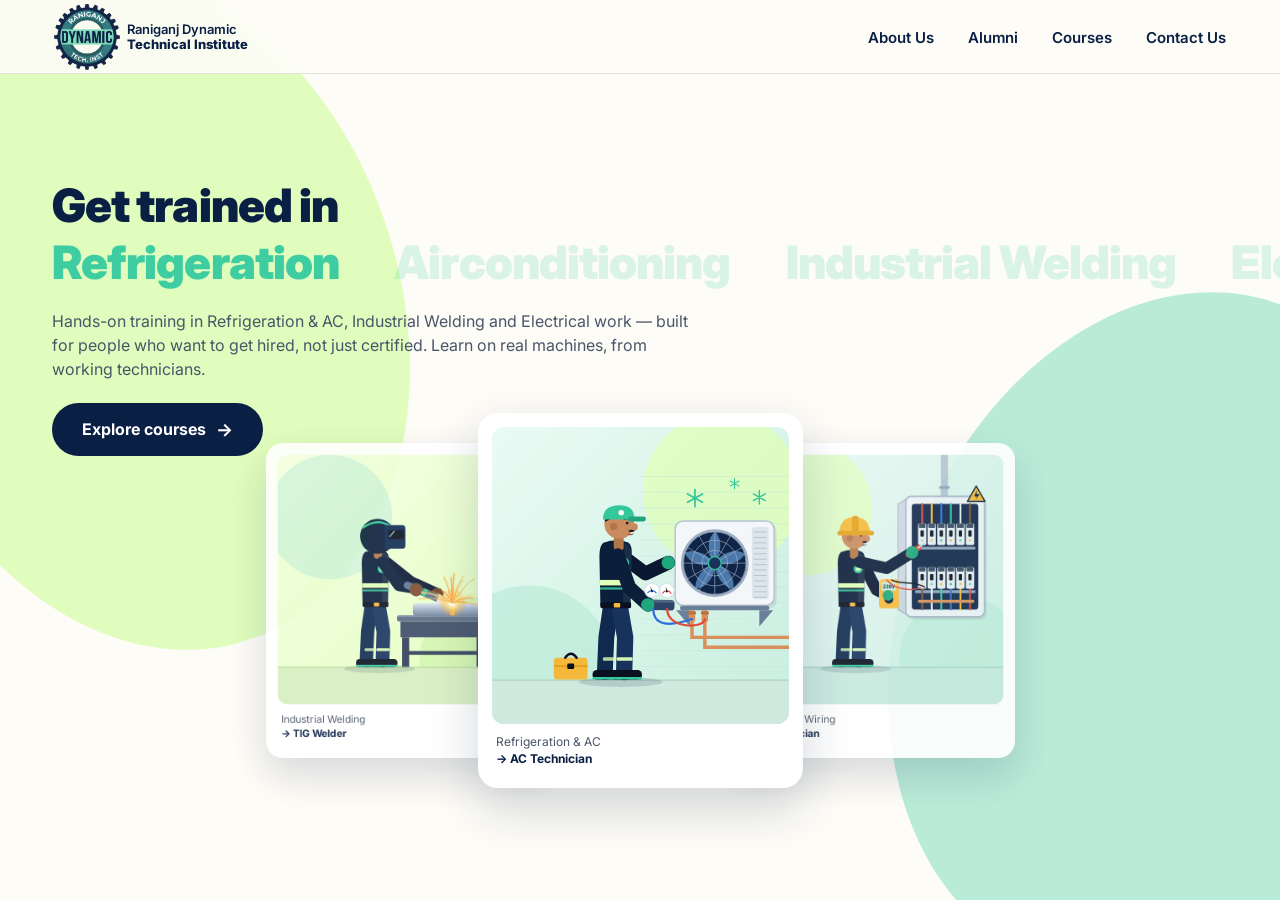
<file: index.html>
<!DOCTYPE html>
<html lang="en">
<head>
<meta charset="UTF-8">
<meta name="viewport" content="width=device-width, initial-scale=1.0">
<title>Raniganj Dynamic Technical Institute | Hands-on Trade Training</title>
<meta name="description" content="Hands-on training in Refrigeration & AC, Industrial Welding and Electrical work. Learn on real machines, from working technicians.">
<link rel="preconnect" href="https://fonts.googleapis.com">
<link rel="preconnect" href="https://fonts.gstatic.com" crossorigin>
<link href="https://fonts.googleapis.com/css2?family=Inter:wght@400;500;600;700;800;900&display=swap" rel="stylesheet">
<link rel="stylesheet" href="styles.css">
<link rel="stylesheet" href="https://cdnjs.cloudflare.com/ajax/libs/font-awesome/6.5.0/css/all.min.css">
</head>
<body>

<nav class="ma-nav">
  <div class="ma-nav-inner">
    <a href="#home" class="ma-logo" data-tab="home"><img src="/dynamic-logo.png" alt="RDTI logo" class="logo-mark"><span>Raniganj Dynamic<br><b>Technical Institute</b></span></a>
    <ul class="ma-nav-links">
      <li><a href="#about" data-tab="about">About Us</a></li>
      <li><a href="#alumni" data-tab="alumni">Alumni</a></li>
      <li><a href="#courses" data-tab="courses">Courses</a></li>
      <li><a href="#contact" data-tab="contact">Contact Us</a></li>
    </ul>
    <button class="ma-burger" id="burger" aria-label="Menu"><span></span><span></span><span></span></button>
  </div>
</nav>

<main class="snap-scroller" id="scroller">

<!-- ============ HERO ============ -->
<section class="snap-sec hp-topper" id="home">
  <svg class="hp-pat hp-pat-a" viewBox="0 0 337 452" aria-hidden="true"><path fill="#c8ff8e" d="M0 226C0 101 76 0 169 0s168 101 168 226-75 226-168 226S0 351 0 226z" opacity=".55"/></svg>
  <svg class="hp-pat hp-pat-b" viewBox="0 0 337 452" aria-hidden="true"><path fill="#3ecca1" d="M0 226C0 101 76 0 169 0s168 101 168 226-75 226-168 226S0 351 0 226z" opacity=".35"/></svg>
  <div class="hp-inner">
    <div class="hp-head">
      <h1 class="hp-h1">
        Get trained in
        <span class="hp-rot" aria-hidden="true"><span class="hp-rline"><span class="hp-cw is-active">Refrigeration</span><span class="hp-cw">Airconditioning</span><span class="hp-cw">Industrial Welding</span><span class="hp-cw">Electrical Wiring</span><span class="hp-cw">a career you'll love</span></span></span>
      </h1>
      <p class="hp-sub">Hands-on training in Refrigeration &amp; AC, Industrial Welding and Electrical work — built for people who want to get hired, not just certified. Learn on real machines, from working technicians.</p>
      <a href="#courses" data-tab="courses" class="hp-cta">Explore courses</a>
    </div>
    <div class="cover-flow" id="coverFlow" aria-hidden="true">
      <figure class="cf-card"><img class="ph-img" src="/refrigeration-ac-animated.svg" alt="Refrigeration and AC servicing"><figcaption><span class="from">Refrigeration &amp; AC</span><span class="to">→ AC Technician</span></figcaption></figure>
      <figure class="cf-card"><img class="ph-img" src="/electrician-animated.svg" alt="Electrical panel work"><figcaption><span class="from">Electrical Wiring</span><span class="to">→ Electrician</span></figcaption></figure>
      <figure class="cf-card"><img class="ph-img" src="/industrial-welding.svg" alt="Industrial welding"><figcaption><span class="from">Industrial Welding</span><span class="to">→ TIG Welder</span></figcaption></figure>
    </div>
  </div>
</section>

<!-- ============ ABOUT ============ -->
<section class="snap-sec ma-about" id="about">
  <div class="ma-container">
    <div class="about-grid">
      <div class="about-copy">
        <h2>Know your trainer</h2>
        <p>With over 20 years of hands-on experience, Md Shahadat Hussain, Founder and Lead Instructor at Raniganj Dynamic Technical Institute, brings practical knowledge of AC and refrigeration, electrical work, and welding into every lesson. Trained in Bengal, he believes that the strongest technical skills are built through experience, patience, and learning by doing.</p>
        <p>At Raniganj Dynamic Technical Institute, this belief shapes every step of the learning journey. Students learn by working with real equipment, developing practical skills under the guidance of an experienced instructor who understands the value of hands-on training. The goal is simple: to help every student build the confidence, competence, and job-ready skills needed to turn technical knowledge into a career.</p>
        <div class="about-badge">
          <span class="tick">✓</span>
          <p><b>A government-recognized trade institute</b> — not a coaching class. We provide practical instruction, tool kits, certification and placement assistance for Refrigeration &amp; AC, Industrial Welding and Electrical trades.</p>
        </div>
      </div>
      <div class="about-photo">
        <div class="ph-frame" style="background:linear-gradient(135deg,#1e4a7a 0%,#0a1f44 100%);">
          <img src="/know-your-trainer.png" alt="Lead trainer at Raniganj Dynamic Technical Institute">
          <div class="ph-noise"></div>
        </div>
        <div class="about-quote">
          <p>“Building skilled hands and brighter futures.”</p>
          <span><b>Md Shahadat Hussain</b>  <span class="q-role">Founder . Lead Instructor</span></span>
        </div>
      </div>
    </div>

    <div class="stats-panel">
      <div class="stat"><div class="n">₹35,000</div><div class="l">AVG. MONTHLY WAGE</div><div class="s">Placed alumni, 2026</div></div>
      <div class="stat"><div class="n">75%</div><div class="l">PLACEMENT RATE</div><div class="s">Within 3 months of completion</div></div>
      <div class="stat"><div class="n">95,000+</div><div class="l">LEARNERS TRAINED</div><div class="s">Since we opened</div></div>
      <div class="stat"><div class="n">50+</div><div class="l">HIRING PARTNERS</div><div class="s">India & the Gulf</div></div>
    </div>
    <div class="stats-note"><span class="spark">✦</span> <b><u>92%</u></b> of our graduates recommend the program</div>
  </div>
</section>

<!-- ============ ALUMNI ============ -->
<section class="snap-sec ma-alumni" id="alumni">
  <div class="ma-container">
    <h2 class="alumni-title">Hundreds of learners have changed<br>their lives without a four-year degree</h2>

    <div class="parallax-rows">
      <div class="prow prow-a">
        <div class="ptrack" id="ptrackA"></div>
      </div>
      <div class="prow prow-b">
        <div class="ptrack" id="ptrackB"></div>
      </div>
    </div>

    <div class="alumni-companies">
      <div class="ac-label">OUR ALUMNI WORK FOR THE REGION'S TOP EMPLOYERS</div>
      <div class="ac-row">
        <div class="ac-track" id="acTrack">
          <img src="logos/Arees.png" alt="Arees"><img src="logos/Bkgulf.png" alt="BK Gulf"><img src="logos/Bluestar.png" alt="Blue Star"><img src="logos/Carrier.png" alt="Carrier"><img src="logos/Ejadah.png" alt="Ejadah"><img src="logos/Elseif.png" alt="El Seif Engineering"><img src="logos/Hitachi.png" alt="Hitachi"><img src="logos/Lg.png" alt="LG"><img src="logos/Madinat.png" alt="Madinat"><img src="logos/Marmoom.png" alt="Marmoom"><img src="logos/Mitsubishi.png" alt="Mitsubishi"><img src="logos/Oxypro.png" alt="Oxy Pro"><img src="logos/Panasonic.png" alt="Panasonic"><img src="logos/Samsung.png" alt="Samsung"><img src="logos/Whirlpool.png" alt="Whirlpool"><img src="logos/Whitespot.png" alt="White Spot"><img src="logos/Zrt.png" alt="ZRT">
          <img src="logos/Arees.png" alt="" aria-hidden="true"><img src="logos/Bkgulf.png" alt="BK Gulf"><img src="logos/Bluestar.png" alt="" aria-hidden="true"><img src="logos/Carrier.png" alt="" aria-hidden="true"><img src="logos/Ejadah.png" alt="" aria-hidden="true"><img src="logos/Elseif.png" alt="" aria-hidden="true"><img src="logos/Hitachi.png" alt="" aria-hidden="true"><img src="logos/Lg.png" alt="" aria-hidden="true"><img src="logos/Madinat.png" alt="Madinat"><img src="logos/Marmoom.png" alt="Marmoom"><img src="logos/Mitsubishi.png" alt="Mitsubishi"><img src="logos/Oxypro.png" alt="Oxy Pro"><img src="logos/Panasonic.png" alt="Panasonic"><img src="logos/Samsung.png" alt="Samsung"><img src="logos/Whirlpool.png" alt="Whirlpool"><img src="logos/Whitespot.png" alt="White Spot"><img src="logos/Zrt.png" alt="ZRT">
        </div>
      </div>
    </div>
  </div>
</section>

<!-- ============ COURSES ============ -->
<section class="snap-sec ma-courses" id="courses">
  <div class="ma-container">
    <div class="courses-header">
      <div class="eyebrow">Courses &amp; Fees Structure</div>
      <h2>Pick a trade, see what it costs</h2>
      <p>All course fees include practical training, government-recognized certification, placement assistance and toolkit where applicable. EMI facility available.</p>
    </div>

    <div class="course-grid">
      <article class="mac-card">
        <div class="mac-bar"><span></span><span></span><span></span></div>
        <div class="mac-body">
          <div class="mac-head"><h3>Refrigeration &amp; AC Technician</h3><span class="mac-tag">Most Enrolled</span></div>
          <div class="mac-row"><span>Duration</span><b>1 Year</b></div>
          <div class="mac-row"><span>Admission Fee</span><b>₹7,000</b></div>
          <div class="mac-row"><span>Per Month</span><b>₹1,000</b></div>
          <div class="mac-fee">₹19,000 <small>Total Course Fee</small></div>
          <ul class="mac-list">
            <li>Split &amp; Window AC Servicing</li>
            <li>Compressor &amp; Commercial Cooling Systems</li>
            <li>Government Certification Included</li>
          </ul>
          <a class="mac-cta" href="#contact" data-tab="contact" data-course="Refrigeration & AC Technician">Enquire Now</a>
        </div>
      </article>

      <article class="mac-card">
        <div class="mac-bar"><span></span><span></span><span></span></div>
        <div class="mac-body">
          <div class="mac-head"><h3>Industrial Welding</h3><span class="mac-tag">Arc / MIG / TIG</span></div>
          <div class="mac-row"><span>Duration</span><b>6 Months</b></div>
          <div class="mac-row"><span>Admission Fee</span><b>₹8,000</b></div>
          <div class="mac-row"><span>Per Month</span><b>₹1,500</b></div>
          <div class="mac-fee">₹17,000 <small>Total Course Fee</small></div>
          <ul class="mac-list">
            <li>Arc, MIG &amp; TIG Welding</li>
            <li>Pipe Fitting &amp; Structural Fabrication</li>
            <li>Safety Gear &amp; Certification Included</li>
          </ul>
          <a class="mac-cta" href="#contact" data-tab="contact" data-course="Industrial Welding">Enquire Now</a>
        </div>
      </article>

      <article class="mac-card">
        <div class="mac-bar"><span></span><span></span><span></span></div>
        <div class="mac-body">
          <div class="mac-head"><h3>Electrician</h3><span class="mac-tag">High Demand</span></div>
          <div class="mac-row"><span>Duration</span><b>1 Year</b></div>
          <div class="mac-row"><span>Admission Fee</span><b>₹7,000</b></div>
          <div class="mac-row"><span>Per Month</span><b>₹1,000</b></div>
          <div class="mac-fee">₹19,000 <small>Total Course Fee</small></div>
          <ul class="mac-list">
            <li>House Wiring &amp; Panel Installation</li>
            <li>Motor Rewinding &amp; Fault Diagnosis</li>
            <li>Government Certification Included</li>
          </ul>
          <a class="mac-cta" href="#contact" data-tab="contact" data-course="Electrician & Motor Rewinding">Enquire Now</a>
        </div>
      </article>
    </div>
  </div>
</section>

<!-- ============ CONTACT ============ -->
<section class="snap-sec ma-contact" id="contact">
  <div class="ma-container">
    <div class="courses-header">
      <div class="eyebrow">Get In Touch</div>
      <h2>Contact us</h2>
      <p>Walk in for a shop-floor tour, or send us your details and a counsellor will call you back.</p>
    </div>
    <div class="contact-grid">
      <div class="contact-info">
        <h3>Raniganj Dynamic Technical Institute</h3>
        <div class="ci-row"><span class="ic">📍</span><div><b>Address</b> 1st Floor, Niribili Hotel & Restaurant, Near Raniganj Railway Station, Raniganj, West Bengal 713347</div></div>
        <div class="ci-row"><span class="ic">📞</span><div><b>Phone</b> +91 9333867513</div></div>
        <div class="ci-row"><span class="ic">✉️</span><div><b>Email</b> rdt.institute.rng@gmail.com</div></div>
        <div class="ci-row"><span class="ic">🕘</span><div><b>Hours</b>Mon – Thu, Sat: 7:00 AM – 3:00 PM</div></div>
      </div>
      

<form class="contact-form" id="enquiryForm"
      action="https://formspree.io/f/mnppdwdb" method="POST">

  <div class="fg">
    <div class="field">
      <label for="fname">Full name</label>
      <input id="fname" name="Name" type="text"
             required placeholder="Your name">
    </div>

    <div class="field">
      <label for="fphone">Phone number</label>
      <input id="fphone" name="Phone" type="tel"
             required placeholder="10-digit mobile">
    </div>

    <div class="field full">
      <label for="courseSelect">Course interested in</label>
      <select id="courseSelect" name="Course" required>
        <option value="Refrigeration & AC Technician">
          Refrigeration &amp; AC Technician
        </option>
        <option value="Industrial Welding">
          Industrial Welding
        </option>
        <option value="Electrician & Motor Rewinding">
          Electrician &amp; Motor Rewinding
        </option>
        <option value="Not sure yet">Not sure yet</option>
      </select>
    </div>

    <div class="field full">
      <label for="fmsg">Message</label>
      <textarea id="fmsg" name="Message" rows="3"
                placeholder="Anything you'd like us to know"></textarea>
    </div>
  </div>

  <div class="submit-row">
    <button type="submit" class="hp-cta">
      Send Enquiry
    </button>
    <span class="form-note" id="formNote">
      We usually reply within one business day.
    </span>
  </div>

</form>

    </div>
  </div>
  <footer class="site-footer">
    <div class="footer-content">
      <p>&copy; 2025 Raniganj Dynamic Technical Institute. All rights reserved.</p>
      <div class="social-links">
        <a href="https://wa.me/919333867513?text=Hey%20there!%0AI'm%20reaching%20out%20via%20the%20Raniganj%20Dynamic%20Technical%20Institute%20website%20and%20would%20like%20to%20enquire%20about%20your%20courses." target="_blank" title="WhatsApp" class="social-icon"><i class="fab fa-whatsapp"></i></a>
        <a href="https://www.instagram.com/raniganj_dynamic_tech_inst/" target="_blank" title="Instagram" class="social-icon"><i class="fab fa-instagram"></i></a>
        <a href="https://share.google/1DVkeFbzYcsUmhclG" target="_blank" title="Google" class="social-icon"><i class="fab fa-google"></i></a>
        <a href="#" target="_blank" title="YouTube" class="social-icon"><i class="fab fa-youtube"></i></a>
      </div>
    </div>
  </footer>
</section>

</main>
<script src="script.js"></script>
</body>
</html>
</file>
<file: styles.css>
/* ====== Merit America inspired tokens ====== */
:root{
  --navy:#0a1f44;
  --navy-2:#001c3d;
  --ink:#0a1f44;
  --ink-soft:#4a5568;
  --cream:#fdfcf7;
  --cream-2:#f7f4ec;
  --mint:#3ecca1;
  --mint-2:#7ee5c1;
  --mint-soft:#e3f5eb;
  --lime:#c8ff8e;
  --lilac:#e6e6ff;
  --line:#e5e2d7;
  --radius:22px;
  --nav-h:74px;
  --font:'Inter',system-ui,sans-serif;
}
*{margin:0;padding:0;box-sizing:border-box}
html,body{height:100%}
html{scroll-behavior:smooth}
body{font-family:var(--font);color:var(--ink);background:var(--cream);-webkit-font-smoothing:antialiased}
a{color:inherit;text-decoration:none}
ul{list-style:none}
h1,h2,h3,h4{font-family:var(--font);font-weight:800;letter-spacing:-.02em;line-height:1.05;color:var(--navy)}

/* ====== NAV ====== */
.ma-nav{position:fixed;top:0;left:0;right:0;height:var(--nav-h);background:rgba(253,252,247,.9);backdrop-filter:blur(10px);border-bottom:1px solid var(--line);z-index:1000}
.ma-nav-inner{max-width:1240px;margin:0 auto;height:100%;padding:0 32px;display:flex;align-items:center;justify-content:space-between;gap:24px}
.ma-logo{display:flex;align-items:center;gap:5px;font-size:13px;line-height:1.15;color:var(--navy);font-weight:600}
.ma-logo b{font-weight:800}
.logo-mark{width:70px;height:70px;display:block;object-fit:contain}
.ma-nav-links{display:flex;gap:30px}
.ma-nav-links a{font-weight:600;font-size:15px;color:var(--navy);padding:8px 2px;position:relative}
.ma-nav-links a.is-active::after{content:"";position:absolute;left:0;right:0;bottom:-2px;height:3px;background:var(--mint);border-radius:2px}
.ma-burger{display:none;background:none;border:0;flex-direction:column;gap:5px;cursor:pointer;padding:8px}
.ma-burger span{width:24px;height:2px;background:var(--navy);border-radius:2px}

/* ====== SNAP SCROLLER ====== */
.snap-scroller{height:100vh;overflow-y:scroll;scroll-snap-type:y mandatory;scroll-behavior:smooth}
.snap-sec{height:100vh;scroll-snap-align:start;scroll-snap-stop:always;overflow-y:auto;padding-top:var(--nav-h);position:relative}
.ma-container{max-width:1240px;margin:0 auto;padding:40px 32px 60px}
@media (max-width:960px){.snap-scroller,.snap-sec{height:100dvh}} /* 100vh is taller than the visible area on mobile browsers (toolbars) */

/* ====== HERO ====== */
.hp-topper{background:var(--cream);overflow:hidden}
.hp-pat{position:absolute;width:520px;pointer-events:none}
.hp-pat-a{top:-40px;left:-120px;transform:rotate(-18deg)}
.hp-pat-b{bottom:-80px;right:-140px;transform:rotate(20deg)}
.hp-inner{max-width:1240px;margin:0 auto;padding:32px 32px 24px;display:flex;flex-direction:column;justify-content:center;min-height:calc(100vh - var(--nav-h));position:relative;z-index:1}
.hp-head{text-align:left;max-width:900px}
.hp-h1{font-size:clamp(28px,3.6vw,48px);line-height:1.05;font-weight:900;margin-bottom:18px}
.hp-rot{display:block;position:relative;height:1.15em;margin-top:8px;overflow:visible;max-width:none;clip-path:inset(-20px -100vw -20px 0)}
.hp-rline{display:inline-flex;gap:1.2em;width:max-content;transform:translateX(0);transition:transform .6s cubic-bezier(.5,0,.2,1);will-change:transform;position:absolute;left:0;top:0}
.hp-cw{white-space:nowrap;color:var(--mint);opacity:.18;transition:opacity .45s ease}
.hp-cw.is-active{opacity:1}
@media (prefers-reduced-motion:reduce){.hp-rline{transition:none}}
.hp-sub{font-size:16px;line-height:1.5;color:var(--ink-soft);max-width:640px;margin-bottom:22px}
.hp-cta{display:inline-flex;align-items:center;gap:10px;background:var(--navy);color:#fff;padding:16px 30px;border-radius:999px;font-weight:700;font-size:16px;border:0;cursor:pointer;transition:transform .15s,background .2s}
.hp-cta:hover{background:#001432;transform:translateY(-2px)}
.hp-cta::after{content:"→";font-size:18px}

.hp-collage{position:relative;height:520px}
.hp-photo{position:absolute;width:230px;background:#fff;border-radius:20px;box-shadow:0 20px 50px rgba(10,31,68,.15);padding:12px;overflow:hidden}
.hp-photo .ph-img{width:100%;aspect-ratio:1/1.1;border-radius:12px}
.hp-photo figcaption{padding:12px 6px 6px;font-size:13px;display:flex;flex-direction:column;gap:2px}
.hp-photo .from{color:var(--ink-soft)}
.hp-photo .to{color:var(--navy);font-weight:700}
.hp-photo.p1{top:0;left:20px;transform:rotate(-6deg)}
.hp-photo.p2{top:40px;right:0;transform:rotate(4deg)}
.hp-photo.p3{bottom:0;left:140px;transform:rotate(-2deg)}

/* ===== COVER FLOW CAROUSEL (hero) ===== */
.cover-flow{position:relative;height:400px;display:flex;justify-content:center;align-items:center;perspective:1400px;margin-top:-55px}
.cf-card{position:absolute;width:325px;height:375px;background:#fff;border-radius:20px;box-shadow:0 20px 50px rgba(10,31,68,.18);padding:14px;overflow:hidden;transition:transform .55s cubic-bezier(.4,0,.2,1),opacity .5s,box-shadow .5s;cursor:pointer;will-change:transform}
.cf-card .ph-img{width:100%;aspect-ratio:1/1;border-radius:12px;display:block;object-fit:cover}
.cf-card figcaption{padding:10px 4px 4px;font-size:12px;display:flex;flex-direction:column;gap:2px}
.cf-card .from{color:var(--ink-soft)}
.cf-card .to{color:var(--navy);font-weight:700}
.cf-card[data-pos="0"]{transform:translateX(0) scale(1);z-index:5;opacity:1}
.cf-card[data-pos="-1"]{transform:translateX(-238px) scale(.84);z-index:4;opacity:.9}
.cf-card[data-pos="1"]{transform:translateX(238px) scale(.84);z-index:4;opacity:.9}
.cf-card[data-pos="-2"]{transform:translateX(-500px) scale(.66);z-index:3;opacity:.55}
.cf-card[data-pos="2"]{transform:translateX(500px) scale(.66);z-index:3;opacity:.55}
.cf-card[data-pos="hide"]{transform:translateX(0) scale(.4);opacity:0;pointer-events:none;z-index:1}
@media (max-width:960px){
  .cover-flow{height:240px}
  .cf-card{width:180px;height:220px}
  .cf-card[data-pos="-1"]{transform:translateX(-160px) scale(.8)}
  .cf-card[data-pos="1"]{transform:translateX(160px) scale(.8)}
  .cf-card[data-pos="-2"],.cf-card[data-pos="2"]{opacity:0;pointer-events:none}
}

/* ====== ABOUT ====== */
.ma-about{background:var(--cream)}
.ma-about .ma-container{padding:24px 32px 32px;height:calc(100vh - var(--nav-h));display:flex;flex-direction:column;justify-content:center;gap:14px}
.ma-about .about-copy p{margin-bottom:10px;font-size:15px}
.ma-about .about-copy h2{margin-bottom:14px}
.ma-about .about-badge{padding:14px;margin-top:4px}
.ma-about .about-photo{display:flex;flex-direction:column;align-items:flex-end;gap:12px}
.ma-about .ph-frame{width:min(320px,80vw);aspect-ratio:1322/1190}
.ma-about .about-quote{position:static;width:min(320px,80vw)}
.about-grid{display:grid;grid-template-columns:1.05fr auto;gap:40px;align-items:center;margin-bottom:0}
.about-copy h2{font-size:clamp(34px,4vw,52px);margin-bottom:20px}
.about-copy p{color:var(--ink-soft);font-size:16px;line-height:1.6;margin-bottom:16px}
.about-badge{background:var(--mint-soft);border-radius:16px;padding:20px;display:flex;gap:14px;margin-top:8px}
.about-badge .tick{width:26px;height:26px;border-radius:50%;background:var(--mint);color:#fff;display:grid;place-items:center;font-weight:900;flex-shrink:0}
.about-badge p{font-size:14px;line-height:1.55;color:var(--navy);margin:0}
.about-photo{position:relative}
.ph-frame{width:100%;aspect-ratio:1/1;border-radius:24px;position:relative;overflow:hidden}
.ph-frame img{width:100%;height:100%;object-fit:cover;display:block}
.ph-noise{position:absolute;inset:0;background:radial-gradient(circle at 30% 20%,rgba(255,255,255,.15),transparent 40%),repeating-linear-gradient(90deg,transparent,transparent 3px,rgba(255,255,255,.03) 3px,rgba(255,255,255,.03) 4px)}
.about-quote{position:absolute;left:20px;right:20px;bottom:24px;background:#fff;border-radius:14px;padding:16px 18px;box-shadow:0 12px 30px rgba(10,31,68,.18);font-size:13px}
.about-quote p{color:var(--navy);font-style:italic;margin-bottom:8px;line-height:0.5}
.about-quote span{font-size:12px;color:var(--ink-soft)}
.about-quote .q-role{color:var(--mint)}

.stats-panel{background:var(--mint-soft);border-radius:24px;padding:18px 20px;display:grid;grid-template-columns:repeat(4,1fr);gap:16px;margin-top:0}
.stat{text-align:center;padding:4px}
.stat .n{font-size:clamp(24px,2.6vw,38px);font-weight:900;color:var(--navy);letter-spacing:-.02em}
.stat .l{font-size:11px;font-weight:800;color:var(--navy);letter-spacing:.1em;margin-top:4px}
.stat .s{font-size:11px;color:var(--ink-soft);margin-top:2px}
.stats-note{margin:0 auto;max-width:640px;background:var(--mint-soft);border-radius:999px;padding:10px 20px;text-align:center;font-size:14px;color:var(--navy)}
.stats-note .spark{color:var(--mint)}

/* ====== ALUMNI ====== */
.ma-alumni{background:var(--cream)}
.alumni-title{font-size:clamp(28px,3.4vw,44px);text-align:center;margin-bottom:32px;line-height:1.15}
.parallax-rows{display:flex;flex-direction:column;gap:16px;margin-bottom:36px}
.prow{overflow:hidden;padding:6px 0;-webkit-mask-image:linear-gradient(90deg,transparent,#000 8%,#000 92%,transparent);mask-image:linear-gradient(90deg,transparent,#000 8%,#000 92%,transparent)}
.ptrack{display:flex;gap:16px;width:max-content;animation:marq 60s linear infinite}
.prow-b .ptrack{animation-direction:reverse;animation-duration:75s}
.acard{width:320px;background:#fff;border-radius:14px;padding:18px;box-shadow:0 4px 14px rgba(10,31,68,.06);border:1px solid var(--line);flex-shrink:0}
.acard p{font-size:14px;line-height:1.5;color:var(--ink);margin-bottom:14px}
.acard .who{display:flex;align-items:center;gap:10px;padding-top:12px;border-top:1px solid var(--line)}
.acard .av{width:36px;height:36px;border-radius:50%;background:linear-gradient(135deg,var(--mint),var(--navy));display:grid;place-items:center;color:#fff;font-weight:800;font-size:13px}
.acard .who b{font-size:13px}
.acard .who span{font-size:12px;color:var(--ink-soft);margin-left:6px}
@keyframes marq{to{transform:translateX(-50%)}}

.alumni-companies .ac-label{text-align:center;font-size:12px;letter-spacing:.15em;color:var(--ink-soft);margin-bottom:16px}
.ac-row{overflow:hidden;-webkit-mask-image:linear-gradient(90deg,transparent,#000 10%,#000 90%,transparent);mask-image:linear-gradient(90deg,transparent,#000 10%,#000 90%,transparent)}
.ac-track{display:flex;gap:clamp(44px,5vw,76px);width:max-content;animation:marq 40s linear infinite;align-items:center}
.ac-track:hover{animation-play-state:paused}
.ac-track img{height:34px;width:auto;max-width:150px;object-fit:contain;filter:grayscale(100%);opacity:.55;transition:filter .25s,opacity .25s;flex-shrink:0}
.ac-track img:hover{filter:grayscale(0);opacity:1}
@media (max-width:768px){.ac-track img{height:26px}}
@media (prefers-reduced-motion:reduce){.ac-track{animation:none;flex-wrap:wrap;justify-content:center}}

/* ====== COURSES ====== */
.ma-courses{background:var(--cream-2)}
.courses-header{max-width:720px;margin:0 auto 0;text-align:center}
.courses-header .eyebrow{font-size:12px;font-weight:700;letter-spacing:.18em;color:var(--mint);margin-bottom:12px;text-transform:uppercase}
.courses-header h2{font-size:clamp(32px,3.8vw,48px);margin-bottom:14px}
.courses-header p{color:var(--ink-soft);font-size:16px;line-height:1.55}
.course-grid{display:grid;grid-template-columns:repeat(3,1fr);gap:24px}
.mac-card{background:#fff;border-radius:18px;overflow:hidden;box-shadow:0 8px 28px rgba(10,31,68,.08);border:1px solid var(--line);display:flex;flex-direction:column}
.mac-bar{background:linear-gradient(180deg,#f0edE4,#e8e4d8);padding:10px 14px;display:flex;gap:6px}
.mac-bar span{width:11px;height:11px;border-radius:50%;background:#d9d4c5}
.mac-bar span:nth-child(3){background:var(--mint)}
.mac-body{padding:24px;display:flex;flex-direction:column;flex:1}
.mac-head{display:flex;justify-content:space-between;align-items:flex-start;gap:10px;margin-bottom:16px}
.mac-head h3{font-size:19px;line-height:1.25}
.mac-tag{background:var(--mint-soft);color:var(--navy);font-size:11px;font-weight:700;padding:5px 10px;border-radius:999px;white-space:nowrap;flex-shrink:0}
.mac-row{display:flex;justify-content:space-between;padding:10px 0;border-bottom:1px dashed var(--line);font-size:14px;color:var(--ink-soft)}
.mac-row b{color:var(--navy);font-weight:700}
.mac-fee{font-size:32px;font-weight:900;color:var(--navy);margin:18px 0 14px;letter-spacing:-.02em}
.mac-fee small{font-size:13px;font-weight:500;color:var(--ink-soft);margin-left:6px}
.mac-list{margin-bottom:20px;flex:1}
.mac-list li{font-size:13.5px;color:var(--ink);padding:6px 0 6px 22px;position:relative;line-height:1.45}
.mac-list li::before{content:"✓";position:absolute;left:0;top:6px;color:var(--mint);font-weight:900}
.mac-cta{display:block;text-align:center;background:var(--navy);color:#fff;padding:13px;border-radius:999px;font-weight:700;font-size:14px;transition:background .2s}
.mac-cta:hover{background:#001432}

/* ====== CONTACT ====== */
.ma-contact{background:var(--cream)}
.contact-grid{display:grid;grid-template-columns:.9fr 1.1fr;gap:32px;max-width:1080px;margin:0 auto}
.contact-info{background:var(--navy);color:#fff;border-radius:22px;padding:32px}
.contact-info h3{color:#fff;font-size:22px;margin-bottom:24px;line-height:1.25}
.ci-row{display:flex;gap:14px;padding:14px 0;border-bottom:1px solid rgba(255,255,255,.1)}
.ci-row:last-child{border:0}
.ci-row .ic{font-size:20px;flex-shrink:0}
.ci-row b{display:block;font-size:11px;letter-spacing:.15em;color:var(--mint-2);text-transform:uppercase;margin-bottom:4px;font-weight:700}
.ci-row div{font-size:14px;line-height:1.5}
.contact-form{background:#fff;border-radius:22px;padding:32px;border:1px solid var(--line);box-shadow:0 8px 28px rgba(10,31,68,.06)}
.fg{display:grid;grid-template-columns:1fr 1fr;gap:16px}
.field{display:flex;flex-direction:column;gap:6px}
.field.full{grid-column:1/-1}
.field label{font-size:12px;font-weight:700;color:var(--navy);letter-spacing:.05em;text-transform:uppercase}
.field input,.field select,.field textarea{font-family:inherit;font-size:14px;padding:12px 14px;border:1px solid var(--line);border-radius:10px;background:var(--cream);color:var(--ink);transition:border .2s}
.field input:focus,.field select:focus,.field textarea:focus{outline:none;border-color:var(--mint)}
.field textarea{resize:vertical;min-height:80px}
.submit-row{display:flex;align-items:center;gap:16px;margin-top:20px;flex-wrap:wrap}
.form-note{font-size:12px;color:var(--ink-soft)}

/* ====== COMPACT COURSES + CONTACT (fit one viewport, no inner scroll) ====== */
.ma-courses .ma-container{min-height:calc(100vh - var(--nav-h));padding:20px 32px 16px;display:flex;flex-direction:column;justify-content:center;gap:14px}
.ma-courses .courses-header{margin:0 auto 12px}
.ma-courses .courses-header h2{margin-bottom:6px;font-size:clamp(26px,3vw,38px)}
.ma-courses .courses-header p{font-size:14px}
.ma-courses .mac-body{padding:18px}
.ma-courses .mac-head{margin-bottom:10px}
.ma-courses .mac-fee{margin:12px 0 10px;font-size:26px}
.ma-courses .mac-list{margin-bottom:14px}
.ma-courses .mac-list li{padding:4px 0 4px 22px}

/* Contact section: fit viewport including footer, no inner scroll, default card sizing */
.ma-contact{display:flex;flex-direction:column;overflow:hidden}
.ma-contact .ma-container{flex:1;min-height:0;display:flex;flex-direction:column;justify-content:center;padding:24px 32px;gap:18px;max-width:1240px;width:100%}
.ma-contact .contact-grid{max-width:1080px;width:100%;margin:0 auto}

/* ====== FOOTER (Suryasteel structure, RDTI theme) ====== */
.site-footer{background:linear-gradient(135deg,var(--navy),var(--navy-2));color:#fff;padding:14px 0;position:relative}
.site-footer::before{content:"";position:absolute;inset:0;background:radial-gradient(circle at 30% 70%,rgba(62,204,161,.18) 0,transparent 50%),radial-gradient(circle at 70% 30%,rgba(200,255,142,.12) 0,transparent 50%);pointer-events:none}
.site-footer .footer-content{position:relative;z-index:2;max-width:1240px;margin:0 auto;padding:0 32px;display:flex;align-items:center;justify-content:space-between;gap:16px;flex-wrap:wrap}
.site-footer p{font-size:14px;opacity:.9;color:#fff;margin:0}
.site-footer .social-links{display:flex;gap:10px;align-items:center}
.site-footer .social-icon{display:inline-flex;align-items:center;justify-content:center;width:30px;height:30px;border-radius:50%;background:rgba(255,255,255,.15);color:#fff;font-size:14px;transition:all .3s ease}
.site-footer .social-icon:hover{background:var(--mint);color:var(--navy);transform:translateY(-2px)}

/* ====== RESPONSIVE ====== */
@media (max-width:960px){
  .hp-inner{grid-template-columns:1fr;gap:40px}
  .hp-collage{height:380px}
  .about-grid,.contact-grid{grid-template-columns:1fr;gap:32px}
  .course-grid{grid-template-columns:1fr;gap:20px}
  .stats-panel{grid-template-columns:repeat(2,1fr)}
  .ma-about .ma-container{height:auto;padding:24px 32px 40px}
  .fg{grid-template-columns:1fr}
  .about-quote p{line-height:1.4}
}
@media (max-width:760px){
  .ma-nav-links{position:fixed;top:var(--nav-h);left:0;right:0;background:var(--cream);flex-direction:column;gap:0;padding:30px 24px;border-bottom:1px solid var(--line);transform:translateY(-130%);transition:transform .25s}
  .ma-nav-links.open{transform:translateY(0)}
  .ma-nav-links li{border-bottom:1px solid var(--line)}
  .ma-nav-links a{display:block;padding:14px 0}
  .ma-burger{display:flex}
  .ma-container{padding:24px 20px 40px}
  .acard{width:260px}
  .site-footer .footer-content{flex-direction:column;text-align:center;padding:0 20px}

  /* HERO: tighten spacing so carousel doesn't overlap CTA */
  .hp-inner{padding:8px 20px 16px;gap:18px;min-height:calc(100dvh - var(--nav-h))}
  .hp-sub{margin-bottom:16px;font-size:14.5px}
  .hp-cta{padding:13px 24px;font-size:15px}
  .cover-flow{--cfh:clamp(220px,calc(100dvh - var(--nav-h) - 330px),318px);height:var(--cfh);margin-top:6px}
  .cf-card{width:calc((var(--cfh) - 26px)*.815);height:calc(var(--cfh) - 26px);padding:12px;border-radius:19px}
  .cf-card .ph-img{border-radius:12px}
  .cf-card figcaption{padding:9px 3px 2px;font-size:11.5px}
  .cf-card[data-pos="-1"]{transform:translateX(calc(var(--cfh)*-.6226)) scale(.8)}
  .cf-card[data-pos="1"]{transform:translateX(calc(var(--cfh)*.6226)) scale(.8)}

  .ma-courses .ma-container{min-height:calc(100dvh - var(--nav-h))}
  /* CONTACT: fit both cards inside the snap section (nav + footer accounted for) */
  .ma-contact .ma-container{padding:16px 20px 12px;gap:12px;justify-content:flex-start}
  .ma-contact .courses-header{margin:0 auto 4px}
  .ma-contact .courses-header .eyebrow{margin-bottom:6px}
  .ma-contact .courses-header h2{font-size:24px;margin-bottom:4px}
  .ma-contact .courses-header p{font-size:13px;line-height:1.4}
  .ma-contact .contact-grid{gap:14px}
  .contact-info{padding:18px;border-radius:16px}
  .contact-info h3{font-size:17px;margin-bottom:10px}
  .ci-row{padding:8px 0;gap:10px}
  .ci-row .ic{font-size:16px}
  .ci-row b{font-size:10px;margin-bottom:2px}
  .ci-row div{font-size:12.5px;line-height:1.35}
  .contact-form{padding:18px;border-radius:16px}
  .fg{gap:10px}
  .field input,.field select,.field textarea{padding:10px 12px;font-size:13px}
  .field textarea{min-height:60px}
  .field label{font-size:11px}
  .submit-row{margin-top:12px;gap:10px}
  .form-note{font-size:11px}
  /* allow contact section to scroll so the form card isn't clipped by footer */
  .ma-contact{height:auto;min-height:100dvh;scroll-snap-align:start;display:flex;flex-direction:column;overflow:visible}
  .ma-contact .ma-container{flex:0 0 auto;justify-content:flex-start;padding-bottom:24px}
  .ma-contact .site-footer{margin-top:auto}
}
/* ALUMNI: on short phones fit title, cards and logos in one viewport */
@media (max-width:760px) and (max-height:740px){
  .ma-alumni .ma-container{padding:16px 20px}
  .alumni-title{font-size:24px;margin-bottom:16px}
  .alumni-title br{display:none}
  .parallax-rows{gap:10px;margin-bottom:18px}
  .alumni-companies .ac-label{margin-bottom:10px}
}
</file>
